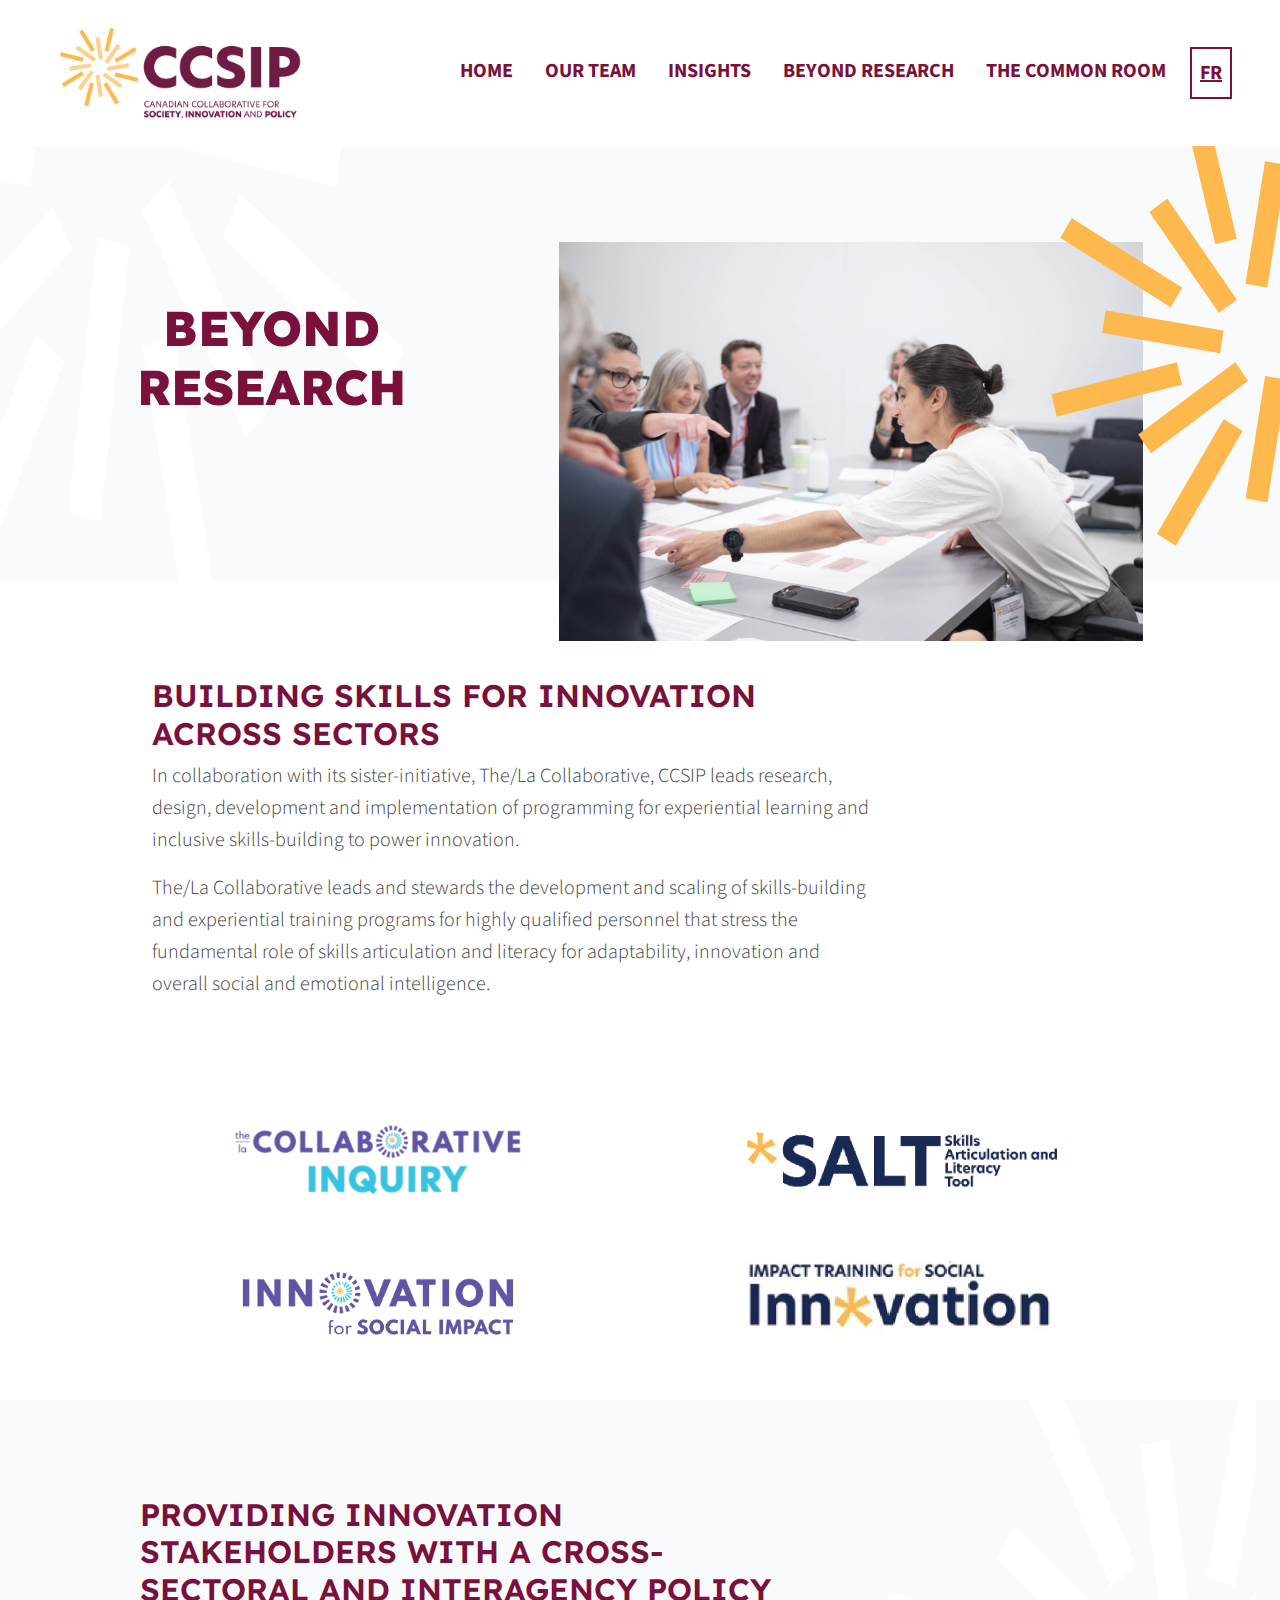
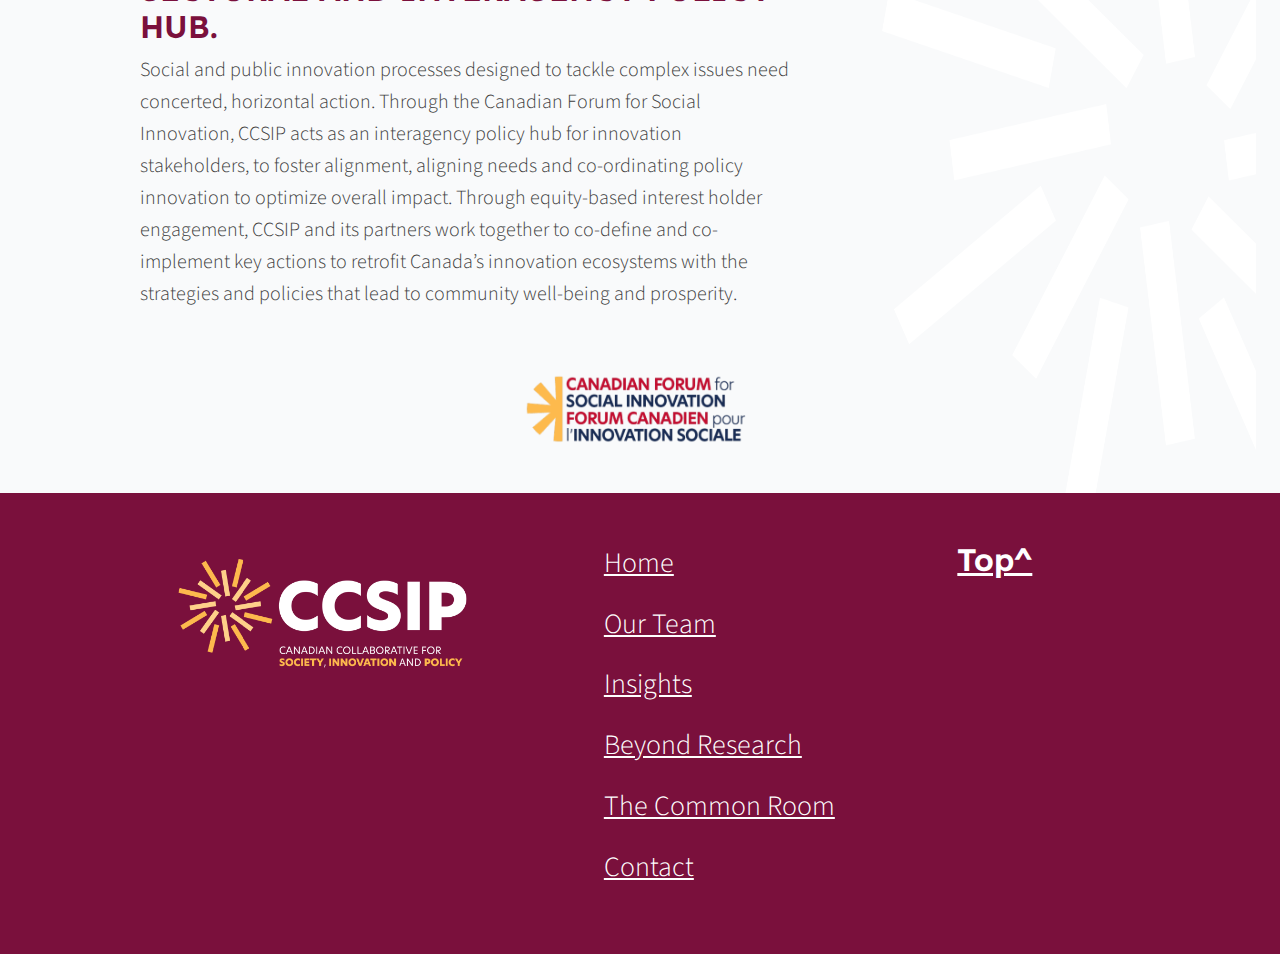
<file: beyond-research.html>
<!DOCTYPE html>
<html lang="en">
<head>
    <meta charset="UTF-8">
    <meta name="viewport" content="width=device-width, initial-scale=1.0">
    <title>Beyond Research</title>
    <link href="https://cdn.jsdelivr.net/npm/bootstrap@5.3.3/dist/css/bootstrap.min.css" rel="stylesheet"
        integrity="sha384-QWTKZyjpPEjISv5WaRU9OFeRpok6YctnYmDr5pNlyT2bRjXh0JMhjY6hW+ALEwIH" crossorigin="anonymous">
    <link rel="stylesheet" href="/css/style.css">
    <link rel="preconnect" href="https://fonts.googleapis.com">
    <link rel="preconnect" href="https://fonts.gstatic.com" crossorigin>
    <link
        href="https://fonts.googleapis.com/css2?family=Poppins:ital,wght@0,100;0,200;0,300;0,400;0,500;0,600;0,700;0,800;0,900;1,100;1,200;1,300;1,400;1,500;1,600;1,700;1,800;1,900&family=Lexend:wght@400;700&family=Source+Sans+Pro:wght@400;700&display=swap"
        rel="stylesheet">
    <link rel="stylesheet" href="https://cdnjs.cloudflare.com/ajax/libs/font-awesome/6.5.2/css/all.min.css"
        integrity="sha512-SnH5WK+bZxgPHs44uWIX+LLJAJ9/2PkPKZ5QiAj6Ta86w+fsb2TkcmShkL41jNf4M4S45t5L/w14Bf5l7g5zR5w=="
        crossorigin="anonymous" referrerpolicy="no-referrer" />
</head>
<body>
    <header>
        <div id="header-placeholder"></div>
    </header>
    <main>
        <section class="container-fluid px-2 pt-5 inner-banner position-relative">
            <div class="row g-5 m-0 align-items-center">
                <div class="col-12 col-md-5 d-flex align-items-center justify-content-center">
                    <h1 class="z-1 text-center">BEYOND <br />RESEARCH</h1>
                </div>
                <div class="col-12 col-md-6">
                    <img class="img-fluid hero-image position-relative z-1 mb-n5" src="/public/Mask Group 18@2x.png"
                        alt="hero" />
                </div>
            </div>
            <div class="position-absolute top-0 start-0 w-100 h-100 overflow-hidden">
                <img class="banner-imgg position-absolute end-0 bottom-0 img-fluid z-1 d-none d-md-block"
                    src="/public/Mask Group 10@2x.png" alt="vector1" />
                <img class="banner-bgg position-absolute start-0 bottom-0 img-fluid z-0 d-none d-md-block"
                    src="/public/Mask Group 8@2x.png" alt="vector2" />
            </div>
        </section>
        <section class="container-fluid position-relative">
            <div class="row m-0 gap-5">
                <div class="col-md-9 pt-5 text-md-start text-center">
                    <h3 class="mt-md-5 mt-3">
                        BUILDING SKILLS FOR INNOVATION ACROSS SECTORS
                    </h3>
                    <p class="">
                        In collaboration with its sister-initiative, The/La Collaborative, CCSIP leads research, design,
                        development and implementation of programming for experiential learning and inclusive
                        skills-building to power innovation.
                    </p>
                    <p class="">
                        The/La Collaborative leads and stewards the development and scaling of skills-building and
                        experiential training programs for highly qualified personnel that stress the fundamental role
                        of skills articulation and literacy for adaptability, innovation and overall social and
                        emotional intelligence.
                    </p>
                </div>
                <div class="col-3 d-none d-md-block">
                </div>
            </div>
            <div class="container py-5">
                <div class="row gap-5 justify-content-around align-items-center ">
                    <div class="col-md-4 col-12"><img class="img-fluid" src="/public/Group 111@2x.png" alt="Group 111"></div>
                    <div class="col-md-4 col-12"><img class="img-fluid" src="/public/Group 115@2x.png" alt="Group 115"></div>
                </div>
                <div class="row gap-5 mt-5 justify-content-around align-items-center ">
                    <div class="col-md-4 col-12"><img class="img-fluid" src="/public/Group 116@2x.png" alt="Group 116"></div>
                    <div class="col-md-4 col-12"><img class="img-fluid" src="/public/Group 119@2x.png" alt="Group 119"></div>
                </div>
            </div>
        </section>
        <section class="padding-left py-5 beyond-research container-fluid position-relative">
            <div class="row g-5 p-0 align-items-center justify-content-center">
                <div class="col-md-8 beyond-research z-1 text-md-start text-center">
                    <h3 class="mt-md-5 mt-3">PROVIDING INNOVATION STAKEHOLDERS WITH A CROSS-SECTORAL AND INTERAGENCY POLICY HUB.
                    </h3>
                    <p>
                        Social and public innovation processes designed to tackle complex issues need concerted,
                        horizontal action. Through the Canadian Forum for Social Innovation, CCSIP acts as an
                        interagency policy hub for innovation stakeholders, to foster alignment, aligning needs and
                        co-ordinating policy innovation to optimize overall impact. Through equity-based interest holder
                        engagement, CCSIP and its partners work together to co-define and co-implement key actions to
                        retrofit Canada’s innovation ecosystems with the strategies and policies that lead to community
                        well-being and prosperity.
                    </p>
                </div>
                <div class="col-md-4">
                </div>
                <img class="banner-bgg position-absolute end-0 bottom-0 img-fluid d-none d-md-block"
                    src="/public/Mask Group 22@2x.png" alt="footer vector">
                <div class="row mt-5 justify-content-center">
                    <div class="col-12 col-md-3">
                        <img src="/public/Group 125@2x.png" alt="group" class="img-fluid">
                    </div>
                </div>
            </div>
        </section>
    </main>
    <footer>
        <div id="footer-placeholder"></div>
    </footer>
    <script src="script.js"></script>
    <script src="https://cdn.jsdelivr.net/npm/bootstrap@5.3.3/dist/js/bootstrap.bundle.min.js"
        integrity="sha384-YvpcrYf0tY3lHB60NNkmXc5s9fDVZLESaAA55NDzOxhy9GkcIdslK1eN7N6jIeHz"
        crossorigin="anonymous"></script>
    <script src="HeaderFooter.js"></script>
</body>
</html>
</file>
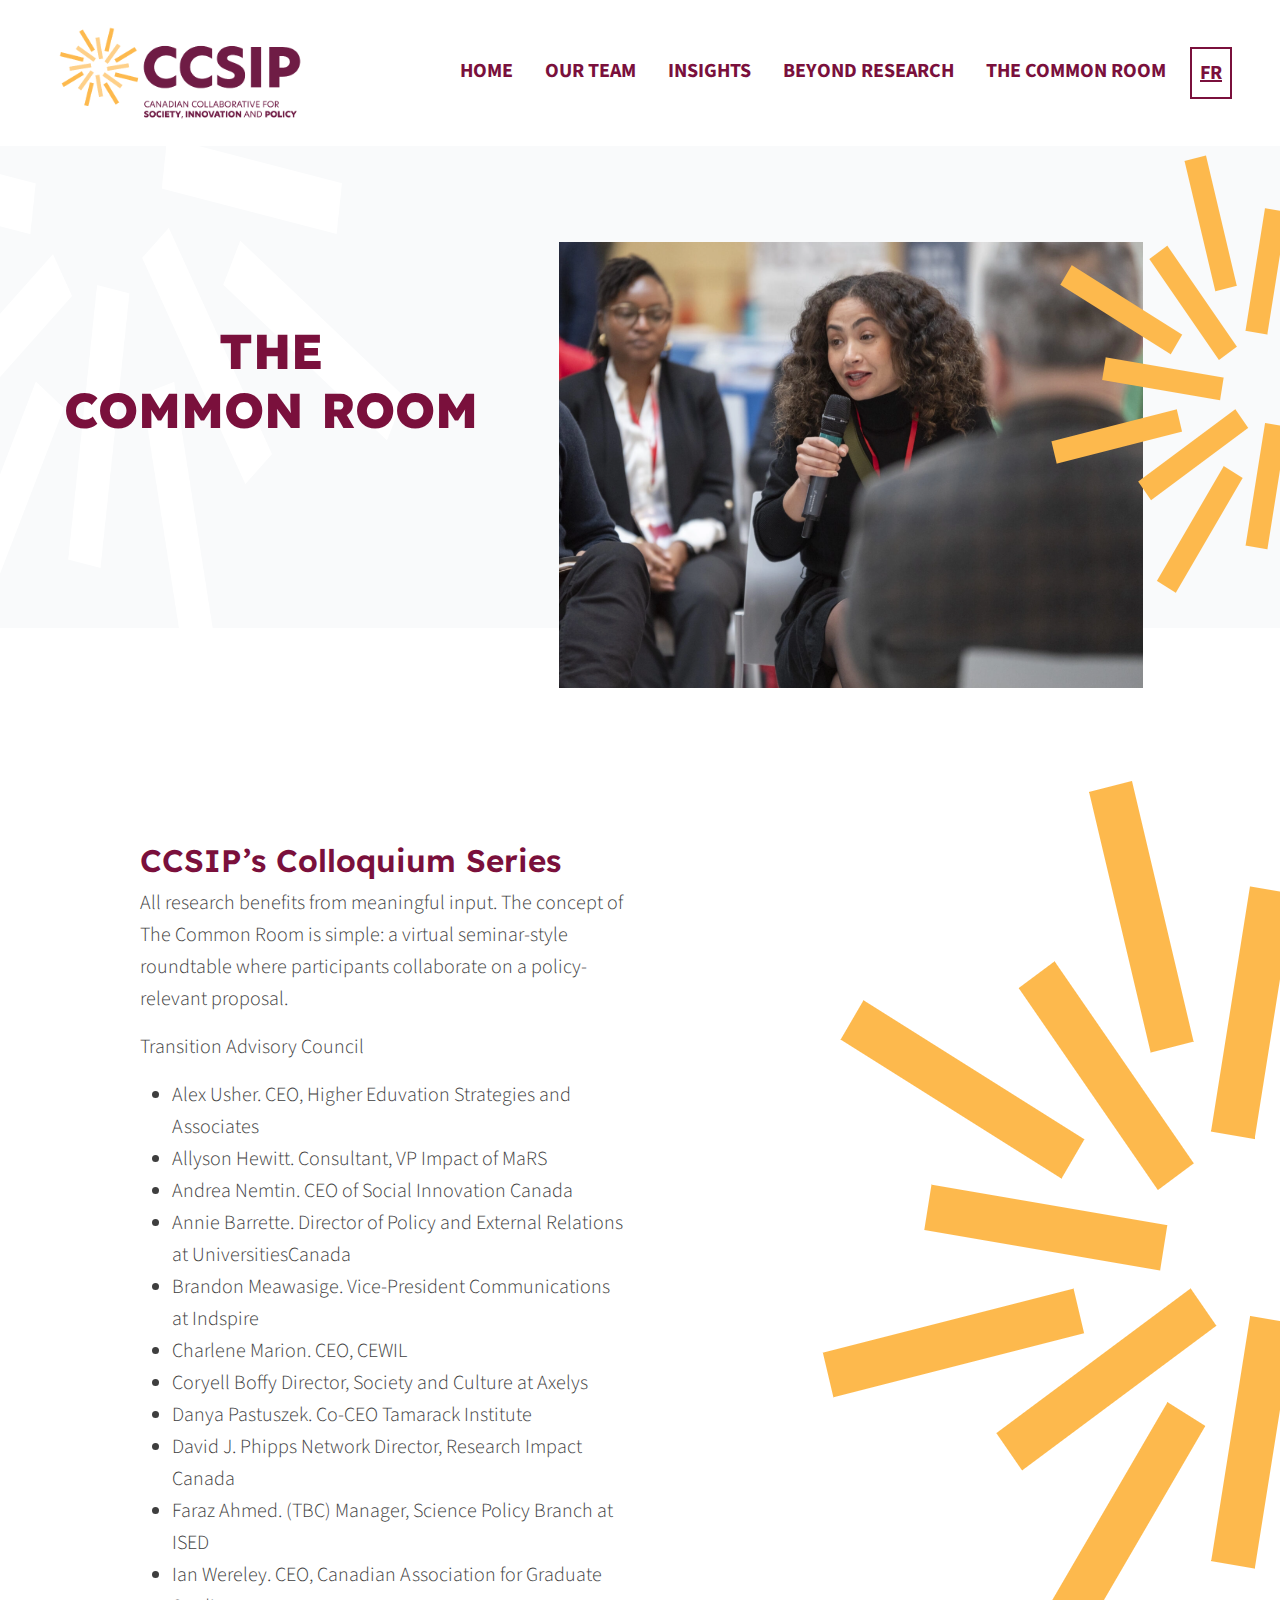
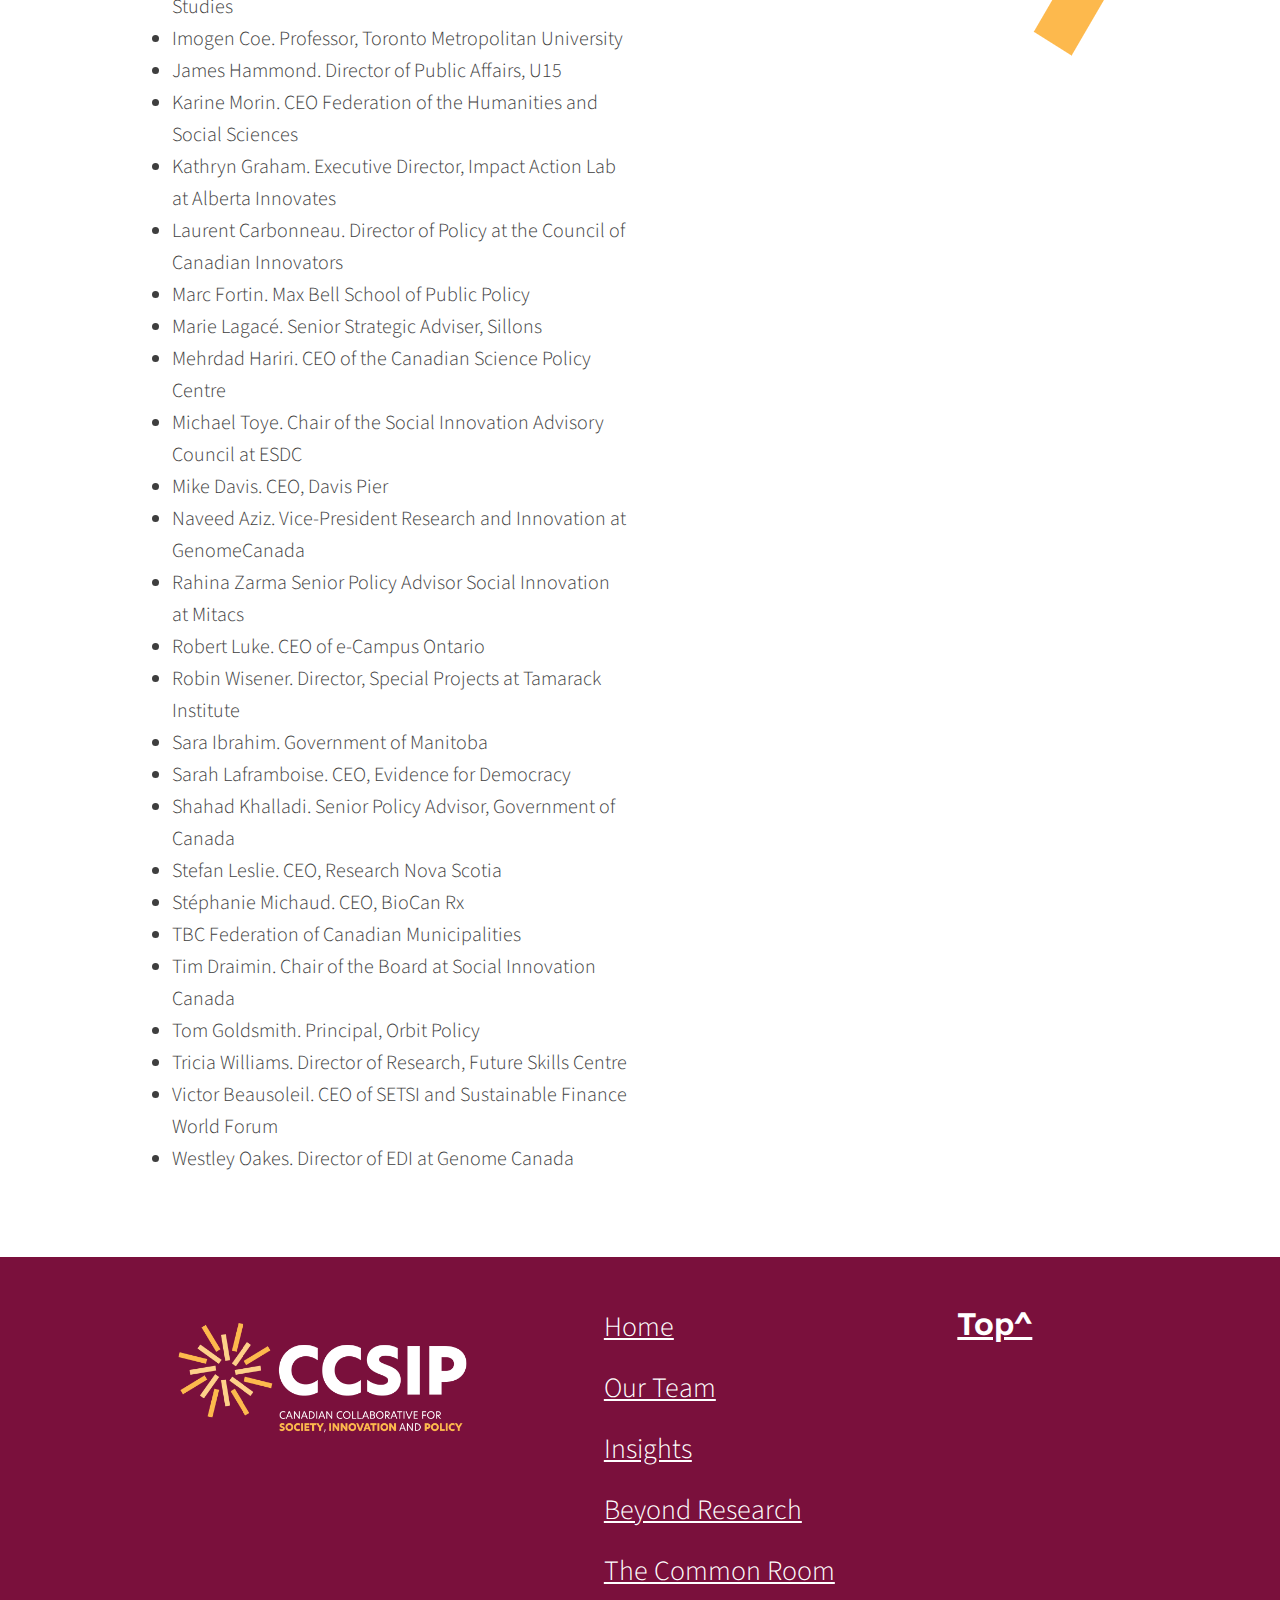
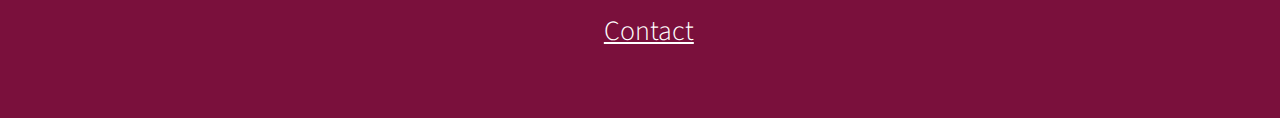
<file: common-room.html>
<!DOCTYPE html>
<html lang="en">
<head>
    <meta charset="UTF-8">
    <meta name="viewport" content="width=device-width, initial-scale=1.0">
    <title>The Common Room</title>
    <link href="https://cdn.jsdelivr.net/npm/bootstrap@5.3.3/dist/css/bootstrap.min.css" rel="stylesheet"
        integrity="sha384-QWTKZyjpPEjISv5WaRU9OFeRpok6YctnYmDr5pNlyT2bRjXh0JMhjY6hW+ALEwIH" crossorigin="anonymous">
    <link rel="stylesheet" href="./css/style.css">
    <link rel="preconnect" href="https://fonts.googleapis.com">
    <link rel="preconnect" href="https://fonts.gstatic.com" crossorigin>
    <link
        href="https://fonts.googleapis.com/css2?family=Poppins:ital,wght@0,100;0,200;0,300;0,400;0,500;0,600;0,700;0,800;0,900;1,100;1,200;1,300;1,400;1,500;1,600;1,700;1,800;1,900&family=Lexend:wght@400;700&family=Source+Sans+Pro:wght@400;700&display=swap"
        rel="stylesheet">
    <link rel="stylesheet" href="https://cdnjs.cloudflare.com/ajax/libs/font-awesome/6.5.2/css/all.min.css"
        integrity="sha512-SnH5WK+bZxgPHs44uWIX+LLJAJ9/2PkPKZ5QiAj6Ta86w+fsb2TkcmShkL41jNf4M4S45t5L/w14Bf5l7g5zR5w=="
        crossorigin="anonymous" referrerpolicy="no-referrer" />
</head>
<body>
    <header>
        <div id="header-placeholder"></div>
    </header>
    <main>
        <section class="container-fluid px-2 pt-5 inner-banner position-relative">
            <div class="row g-5 m-0 align-items-center">
                <div class="col-12 col-md-5 d-flex align-items-center justify-content-center">
                    <h1 class="z-1 text-center">THE<br />COMMON ROOM</h1>
                </div>
                <div class="col-12 col-md-6">
                    <img class="img-fluid hero-image position-relative z-1 mb-n5" src="./public/Mask Group 20@2x.png"
                        alt="hero" />
                </div>
            </div>
            <div class="position-absolute top-0 start-0 w-100 h-100 overflow-hidden">
                <img class="banner-imgg position-absolute end-0 bottom-0 img-fluid z-1 d-none d-md-block"
                    src="./public/Mask Group 10@2x.png" alt="vector1" />
                <img class="banner-bgg position-absolute start-0 bottom-0 img-fluid z-n  d-md-block"
                    src="./public/Mask Group 8@2x.png" alt="vector2" />
            </div>
        </section>
        <section class="container-fluid position-relative">
            <div class="row gap-5 mission-row">
                <div class="col-md-6 z-1">
                    <h3 class="mt-md-5 mt-0">
                        CCSIP’s Colloquium Series
                    </h3>
                    <p>
                        All research benefits from meaningful input. The concept of The Common Room is simple: a virtual
                        seminar-style roundtable where participants collaborate on a policy-relevant proposal.
                    </p>
                    <div>
                        <p>Transition Advisory Council</p>
                        <ul>
                            <li>Alex Usher. CEO, Higher Eduvation Strategies and Associates</li>
                            <li>Allyson Hewitt. Consultant, VP Impact of MaRS</li>
                            <li>Andrea Nemtin. CEO of Social Innovation Canada</li>
                            <li>Annie Barrette. Director of Policy and External Relations at UniversitiesCanada</li>
                            <li>Brandon Meawasige. Vice-President Communications at Indspire</li>
                            <li>Charlene Marion. CEO, CEWIL</li>
                            <li>Coryell Boffy Director, Society and Culture at Axelys</li>
                            <li>Danya Pastuszek. Co-CEO Tamarack Institute</li>
                            <li>David J. Phipps Network Director, Research Impact Canada</li>
                            <li>Faraz Ahmed. (TBC) Manager, Science Policy Branch at ISED</li>
                            <li>Ian Wereley. CEO, Canadian Association for Graduate Studies</li>
                            <li>Imogen Coe. Professor, Toronto Metropolitan University</li>
                            <li>James Hammond. Director of Public Affairs, U15</li>
                            <li>Karine Morin. CEO Federation of the Humanities and Social Sciences</li>
                            <li>Kathryn Graham. Executive Director, Impact Action Lab at Alberta Innovates</li>
                            <li>Laurent Carbonneau. Director of Policy at the Council of Canadian Innovators</li>
                            <li>Marc Fortin. Max Bell School of Public Policy</li>
                            <li>Marie Lagacé. Senior Strategic Adviser, Sillons</li>
                            <li>Mehrdad Hariri. CEO of the Canadian Science Policy Centre</li>
                            <li>Michael Toye. Chair of the Social Innovation Advisory Council at ESDC</li>
                            <li>Mike Davis. CEO, Davis Pier</li>
                            <li>Naveed Aziz. Vice-President Research and Innovation at GenomeCanada</li>
                            <li>Rahina Zarma Senior Policy Advisor Social Innovation at Mitacs</li>
                            <li>Robert Luke. CEO of e-Campus Ontario</li>
                            <li>Robin Wisener. Director, Special Projects at Tamarack Institute</li>
                            <li>Sara Ibrahim. Government of Manitoba</li>
                            <li>Sarah Laframboise. CEO, Evidence for Democracy</li>
                            <li>Shahad Khalladi. Senior Policy Advisor, Government of Canada</li>
                            <li>Stefan Leslie. CEO, Research Nova Scotia</li>
                            <li>Stéphanie Michaud. CEO, BioCan Rx</li>
                            <li>TBC Federation of Canadian Municipalities</li>
                            <li>Tim Draimin. Chair of the Board at Social Innovation Canada</li>
                            <li>Tom Goldsmith. Principal, Orbit Policy</li>
                            <li>Tricia Williams. Director of Research, Future Skills Centre</li>
                            <li>Victor Beausoleil. CEO of SETSI and Sustainable Finance World Forum</li>
                            <li>Westley Oakes. Director of EDI at Genome Canada</li>
                        </ul>
                    </div>
                </div>
                <div class="col-3 z-n d-md-block">
                    <img class="position-absolute end-0 top-0 img-fluid" src="./public/Mask Group 10@2x.png" alt="vector1" />
                </div>
            </div>
        </section>
    </main>
    <footer>
        <div id="footer-placeholder"></div>
    </footer>
    <script src="https://cdn.jsdelivr.net/npm/bootstrap@5.3.3/dist/js/bootstrap.bundle.min.js"
        integrity="sha384-YvpcrYf0tY3lHB60NNkmXc5s9fDVZLESaAA55NDzOxhy9GkcIdslK1eN7N6jIeHz"
        crossorigin="anonymous"></script>
    <script src="script.js"></script>
    <script src="HeaderFooter.js"></script>
</body>
</html>
</file>
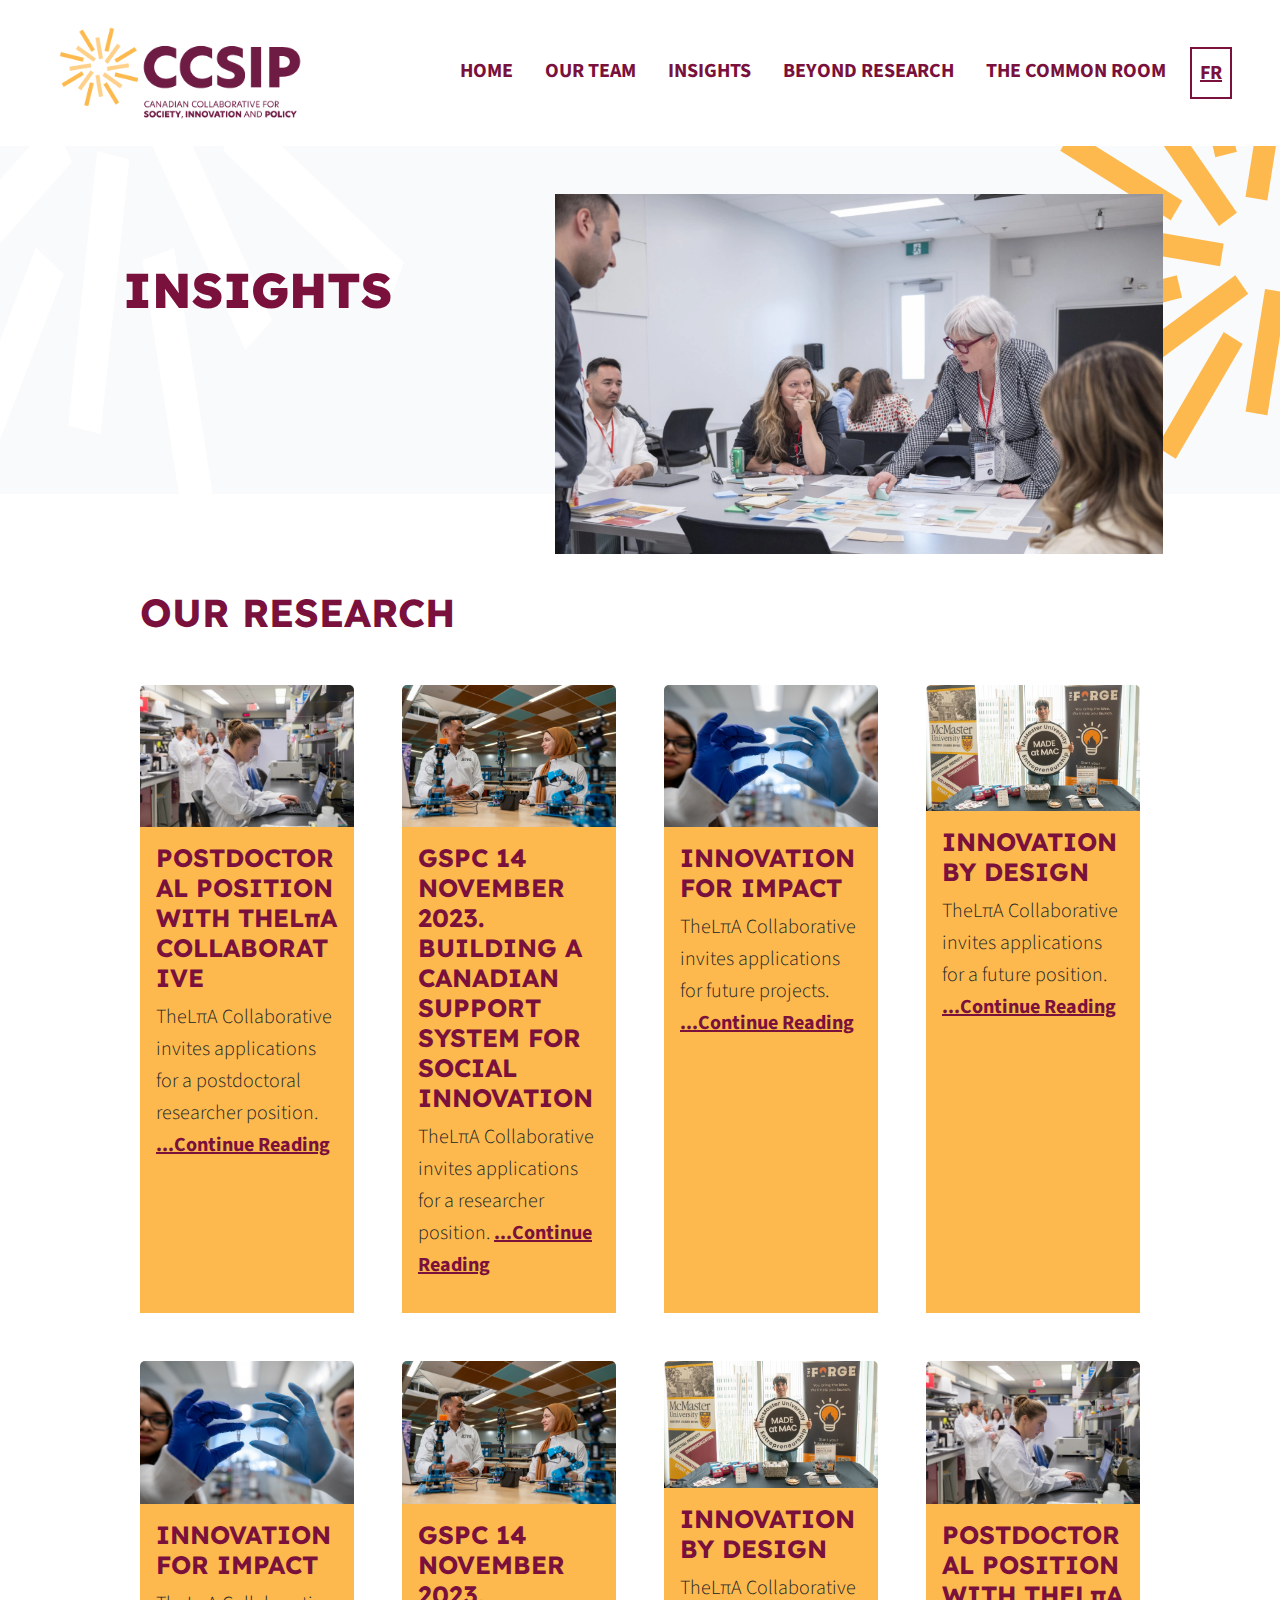
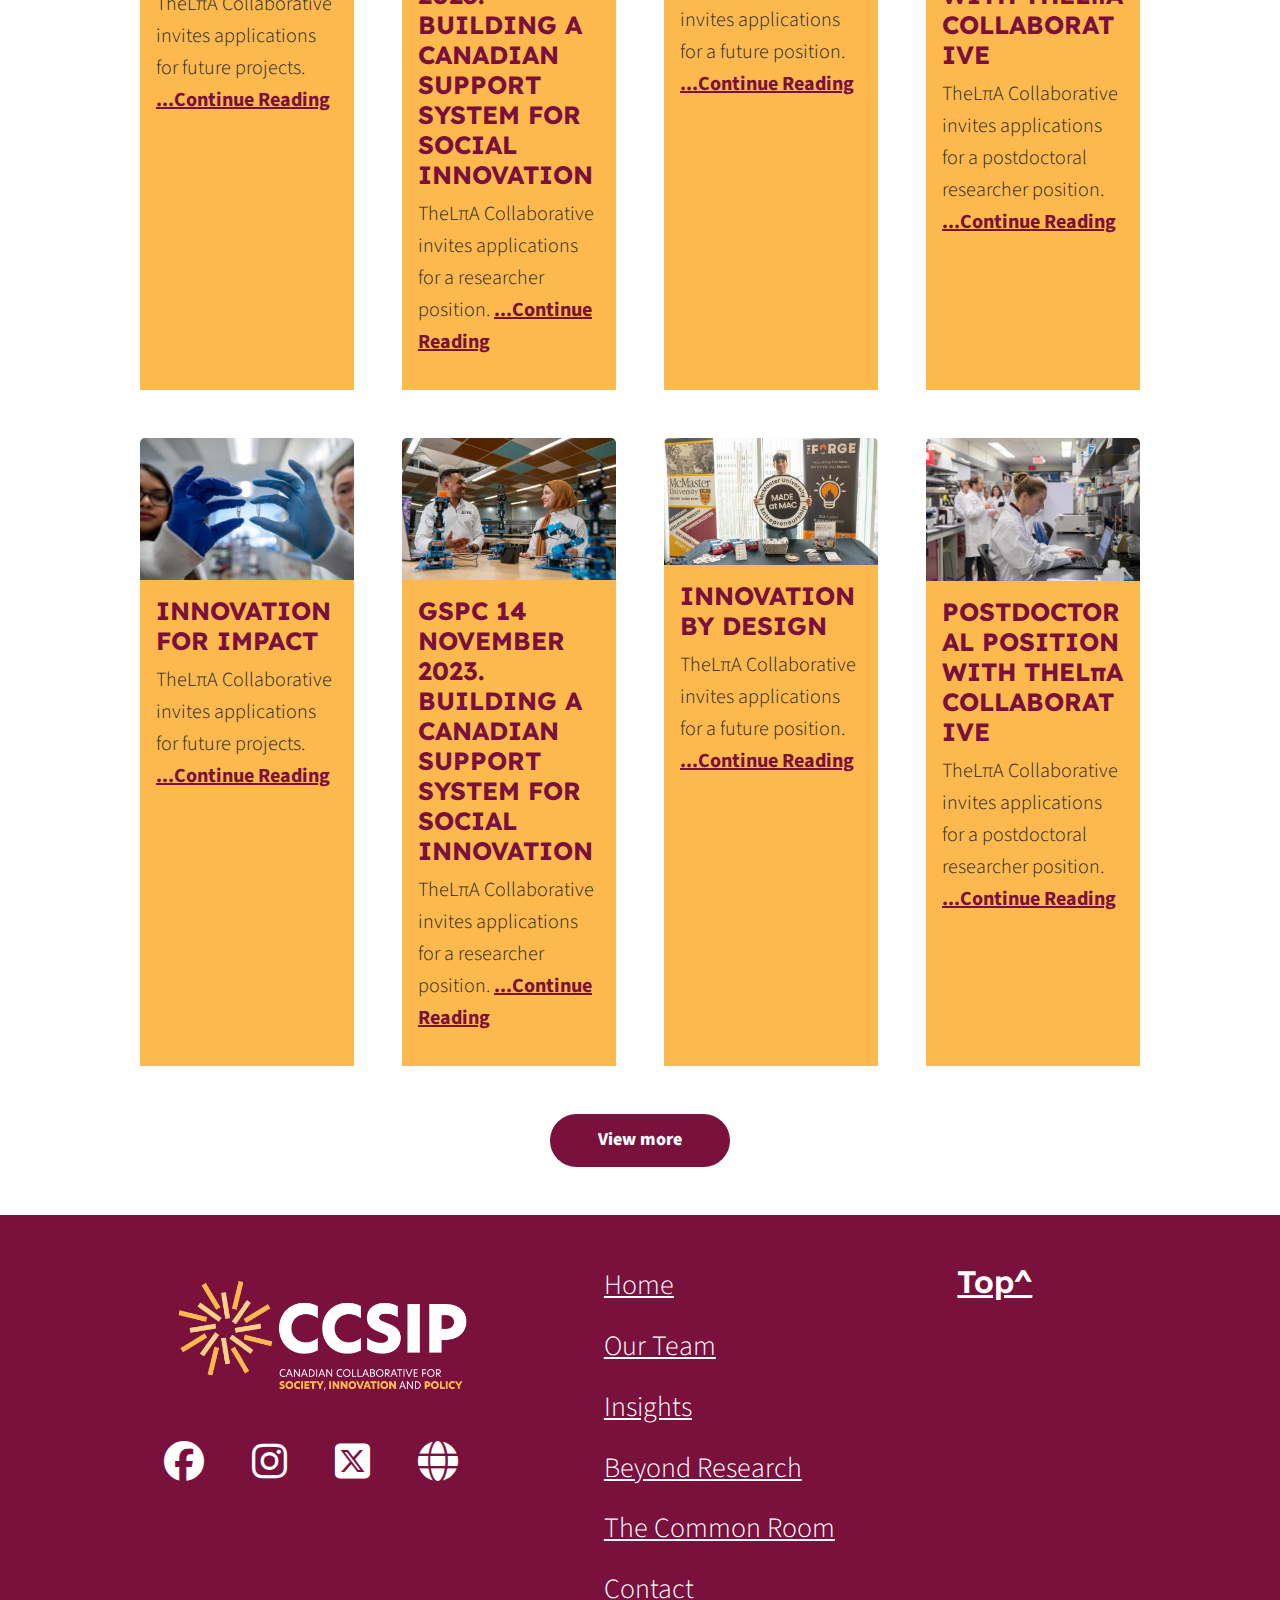
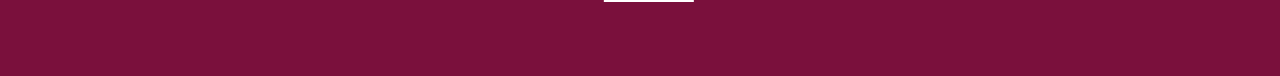
<file: insights.html>
<!DOCTYPE html>
<html lang="en">

<head>
    <meta charset="UTF-8">
    <meta name="viewport" content="width=device-width, initial-scale=1.0">
    <title>Insights</title>
    <link href="https://cdn.jsdelivr.net/npm/bootstrap@5.3.3/dist/css/bootstrap.min.css" rel="stylesheet"
        integrity="sha384-QWTKZyjpPEjISv5WaRU9OFeRpok6YctnYmDr5pNlyT2bRjXh0JMhjY6hW+ALEwIH" crossorigin="anonymous">

    <link rel="stylesheet" href="/css/style.css">

    <link
        href="https://fonts.googleapis.com/css2?family=Poppins:ital,wght@0,100;0,200;0,300;0,400;0,500;0,600;0,700;0,800;0,900;1,100;1,200;1,300;1,400;1,500;1,600;1,700;1,800;1,900&display=swap"
        rel="stylesheet">
    <link rel="stylesheet" href="https://cdnjs.cloudflare.com/ajax/libs/font-awesome/6.5.2/css/all.min.css"
        xintegrity="sha512-SnH5WK+bZxgPHs44uWIX+LLJAJ9/2PkPKZ5QiAj6Ta86w+fsb2TkcmShkL41jNf4M4S45t5L/w14Bf5l7g5zR5w=="
        crossorigin="anonymous" referrerpolicy="no-referrer" />
    <link rel="preconnect" href="https://fonts.googleapis.com">
    <link rel="preconnect" href="https://fonts.gstatic.com" crossorigin>
    <link
        href="https://fonts.googleapis.com/css2?family=Lexend:wght@400;700&family=Source+Sans+Pro:wght@400;700&display=swap"
        rel="stylesheet">
</head>

<body>
    <header>
        <div id="header-placeholder"></div>
    </header>
    <main>
        <section class="container-fluid px-2 pt-5 inner-banner position-relative">
            <div class="row g-5 align-items-center">
                <div class="col-12 col-md-5 d-flex align-items-center justify-content-center">
                    <h1 class="z-1 text-center">INSIGHTS</h1>
                </div>
                <div class="col-12 col-md-6">
                    <img class="img-fluid hero-image position-relative z-1 mb-n5" src="/public/insights.png"
                        alt="hero" />
                </div>
            </div>

            <!-- Background wrappers with overflow hidden -->
            <div class="position-absolute top-0 start-0 w-100 h-100 overflow-hidden">
                <img class="banner-imgg position-absolute end-0 bottom-0 img-fluid z-0 d-none d-md-block"
                    src="/public/Mask Group 10@2x.png" alt="vector1" />
                <img class="banner-bgg position-absolute start-0 bottom-0 img-fluid z-0 d-none d-md-block"
                    src="/public/Mask Group 8@2x.png" alt="vector2" />
            </div>
        </section>

        <section class="container-fluid py-5">
            <h2 class="my-5">
                OUR RESEARCH
            </h2>
            <div class="row g-5" id="researchGrid">
                <!-- Dynamic Cards will load here -->
            </div>
            <div class="text-center mt-5">
                <button class="primary-btn">View more</button>
            </div>
        </section>

        <script>
            // All data from screenshot
            const researchData = [
                {
                    img: "/public/CAP_9786_jpg@2x.png",
                    title: "POSTDOCTORAL POSITION WITH THELπA COLLABORATIVE",
                    description: "TheLπA Collaborative invites applications for a postdoctoral researcher position.",
                    link: "#"
                },
                {
                    img: "/public/Jetson-FirstPass-LG-00386-1@2x.png",
                    title: "GSPC 14 NOVEMBER 2023. BUILDING A CANADIAN SUPPORT SYSTEM FOR SOCIAL INNOVATION",
                    description: "TheLπA Collaborative invites applications for a researcher position.",
                    link: "#"
                },
                {
                    img: "/public/Art-of-Research-Header-Image@2x.png",
                    title: "INNOVATION FOR IMPACT",
                    description: "TheLπA Collaborative invites applications for future projects.",
                    link: "#"
                },
                {
                    img: "/public/MadeAtMac_March2025-the-forge@2x.png",
                    title: "INNOVATION BY DESIGN",
                    description: "TheLπA Collaborative invites applications for a future position.",
                    link: "#"
                },
                {
                    img: "/public/Art-of-Research-Header-Image@2x.png",
                    title: "INNOVATION FOR IMPACT",
                    description: "TheLπA Collaborative invites applications for future projects.",
                    link: "#"
                },
                {
                    img: "/public/Jetson-FirstPass-LG-00386-1@2x.png",
                    title: "GSPC 14 NOVEMBER 2023. BUILDING A CANADIAN SUPPORT SYSTEM FOR SOCIAL INNOVATION",
                    description: "TheLπA Collaborative invites applications for a researcher position.",
                    link: "#"
                },
                {
                    img: "/public/MadeAtMac_March2025-the-forge@2x.png",
                    title: "INNOVATION BY DESIGN",
                    description: "TheLπA Collaborative invites applications for a future position.",
                    link: "#"
                },
                {
                    img: "/public/CAP_9786_jpg@2x.png",
                    title: "POSTDOCTORAL POSITION WITH THELπA COLLABORATIVE",
                    description: "TheLπA Collaborative invites applications for a postdoctoral researcher position.",
                    link: "#"
                },
                {
                    img: "/public/Art-of-Research-Header-Image@2x.png",
                    title: "INNOVATION FOR IMPACT",
                    description: "TheLπA Collaborative invites applications for future projects.",
                    link: "#"
                },
                {
                    img: "/public/Jetson-FirstPass-LG-00386-1@2x.png",
                    title: "GSPC 14 NOVEMBER 2023. BUILDING A CANADIAN SUPPORT SYSTEM FOR SOCIAL INNOVATION",
                    description: "TheLπA Collaborative invites applications for a researcher position.",
                    link: "#"
                },
                {
                    img: "/public/MadeAtMac_March2025-the-forge@2x.png",
                    title: "INNOVATION BY DESIGN",
                    description: "TheLπA Collaborative invites applications for a future position.",
                    link: "#"
                },
                {
                    img: "/public/CAP_9786_jpg@2x.png",
                    title: "POSTDOCTORAL POSITION WITH THELπA COLLABORATIVE",
                    description: "TheLπA Collaborative invites applications for a postdoctoral researcher position.",
                    link: "#"
                }
            ];

            // Select grid container
            const grid = document.getElementById("researchGrid");

            // Generate cards dynamically
            researchData.map(item => {
                grid.innerHTML += `
        <div class="col-12 col-md-6 col-lg-3">
          <div class="card h-100 border-0 ">
            <img src="${item.img}" class="card-img-top" alt="${item.title}">
            <div class="card-body">
              <h4 class="card-title fw-bold">${item.title}</h4>
              <p class="card-text pb-3">${item.description} <a href="${item.link}" class="fw-bold ">...Continue Reading</a></p>
              
            </div>
          </div>
        </div>
      `;
            });
        </script>

    </main>
    <footer>
        <div id="footer-placeholder"></div>
    </footer>
    <script src="script.js"></script>
    <script src="https://cdn.jsdelivr.net/npm/bootstrap@5.3.3/dist/js/bootstrap.bundle.min.js"
        xintegrity="sha384-YvpcrYf0tY3lHB60NNkmXc5s9fDVZLESaAA55NDzOxhy9GkcIdslK1eN7N6jIeHz"
        crossorigin="anonymous"></script>

    <script src="HeaderFooter.js"></script>
</body>

</html>
</file>
<file: css/style.css>
*{
    margin: 0;
    padding: 0;
    box-sizing: border-box;
}
:root {
    --main-font-family: 'Inter', system-ui, -apple-system, BlinkMacSystemFont, 'Segoe UI', Roboto, Oxygen, Ubuntu, Cantarell, 'Open Sans', 'Helvetica Neue', sans-serif;
    --unnamed-font-family-lexend: 'Lexend', sans-serif;
    --unnamed-font-family-proxima-nova: 'Source Sans Pro', sans-serif;
    --primary-color: #7A103C;
    --secondary-color: #FDB94D;
    --text-color-dark: #3E3E3E;
    --text-color-light: #F5F5F5;
    --background-color-light: #F9FAFB;
    --background-color-dark: #374151;
    --f1: 3.052rem;
    --f2: 2.441rem;
    --f3: 1.953rem;
    --f4: 1.563rem;
    --f5: 1.25rem;
    --f6: 1rem;
}
@media (max-width: 768px) {
    :root {
        --f1: 2rem;
        --f2: 1.7rem;
        --f3: 1.4rem;
        --f4: 1.1rem;
        --f5: 1rem;
        --f6: 0.95rem;
    }
}

.text-primary {
    color: var(--primary-color);
}

.text-secondary {
    color: var(--secondary-color);
}

.bg-primary {
    background-color: var(--primary-color);
}

.bg-secondary {
    background-color: var(--secondary-color);
}

/* General body styling for demonstration */
body {
    font-family: var(--unnamed-font-family-proxima-nova);
    color: var(--text-color-dark);
    line-height: 1.6;
    overflow-x: hidden;
    font-size: 20px;
    font-weight: 300;
}
.container-fluid {
    padding:0 140px;   
}

h1 {
    font-family: var(--unnamed-font-family-lexend);
    font-size: var(--f1);
    font-weight: 800;
    color: var(--primary-color);
}

h2 {
    font-family: var(--unnamed-font-family-lexend);
    font-size: var(--f2);
    font-weight: 700;
    color: var(--primary-color);
}

h3 {
    font-family: var(--unnamed-font-family-lexend);
    font-size: var(--f3);
    font-weight: 600;
    color: var(--primary-color);
}

h4 {
    font-family: var(--unnamed-font-family-lexend);
    font-size: var(--f4);
    font-weight: 500;
    color: var(--primary-color);
}

h5 {
    font-family: var(--unnamed-font-family-lexend);
    font-size: var(--f5);
    font-weight: 400;
}

h6 {
    font-family: var(--unnamed-font-family-lexend);
    font-size: var(--f6);
    font-weight: 400;
}

p {
    font-family: var(--unnamed-font-family-proxima-nova);
    font-size: 20px;
    font-weight: 300;
}

.logo-img {
    max-width: 343px;
    height: 120px;
}

.bg-custom-footer {
    background-color: var(--primary-color);
}

.footer-link-hover:hover {
    color: var(--secondary-color) !important;
}

.nav-link:hover {
    color: var(--secondary-color) !important;
}

.offcanvas-body .nav-link:hover {
    background-color: var(--secondary-color);
    color: var(--background-color-light) !important;
}

.focus-ring:focus {
    box-shadow: 0 0 0 0.25rem rgba(13, 110, 253, 0.25);
    outline: 2px solid #0d6efd;
}

.navbar-nav .nav-item a {
    color: var(--primary-color);
}
.navbar-nav .nav-item:last-child .nav-link {
    border:2px solid var(--primary-color);
    text-decoration: underline;
}

.hero-banner {
    background-color: var(--background-color-light);
}
.hero-banner h1{
    color: var(--text-color-dark);
    font-weight: 500;
}

.img-banner-right {
    width: 1002px;
    height: 765px;
}

.banner-imgg {
    width: 436px;
    height: 549px;
}

.banner-bgg {
    width: 463px;
    height: 761px;
}

.our-mission {
    background-color: var(--primary-color);
}
.mission-row{
    padding: 166px 0 66px 0;
}

.our-mission h2,
.our-mission h3 {
    color: var(--secondary-color);
}

.our-focus p {
    color: var(--text-color-dark) !important;
}

.primary-btn {
    background-color: var(--primary-color);
    color: var(--background-color-light);
    border: none;
    padding: 12px 48px;
    font-size: 18px;
    border-radius: 80px;
    cursor: pointer;
    font-weight: 800;
    transition: background-color 0.3s ease;
}
.beyond-research {
    background-color: var(--background-color-light);
}

.image-border {
    border-top: 10px ;
    border-right:10px ;
    border-color: var(--secondary-color);
}
.beyond-research h2{
    color:var(--primary-color);
}
.common-room{
    background-color: var(--secondary-color);
}
.common-h2{
    color: var(--primary-color);
}
.hero-image{
    margin-bottom:-160px;
}
.hero-image-home {
    margin-bottom:-80px;
}
.image-container {
  position: relative;
  display: inline-block;
}

.image-container::before {
  content: "";
  position: absolute;
  bottom: 20px; 
  left: 20px; 
  width: 100%;
  height: 100%;
  background-color: var(--secondary-color); 
  z-index: 0;               
}

.image-container img {
  position: relative;
  z-index: 1;  
}

 @media (max-width: 768px) {

  .logo-img {
    max-width: 150px;
    height: 100px;
}
.container-fluid {
    padding:0 20px;
   
}
.mission-row{
    padding: 100px 0 0px 0;
}
}
/* inner-banner css start here */
.inner-banner{
    background-color: var(--background-color-light);
    padding: 100px 0;
}
.inner-banner h1{
    color: var(--primary-color);
}
/* inner-banner css end here */

/* insights page css start here  */
  .card-body {
      background: var(--secondary-color); 
    }
 .card-body h4,p a{
    color: var(--primary-color);
 }     
/* insights page css end here  */
</file>
